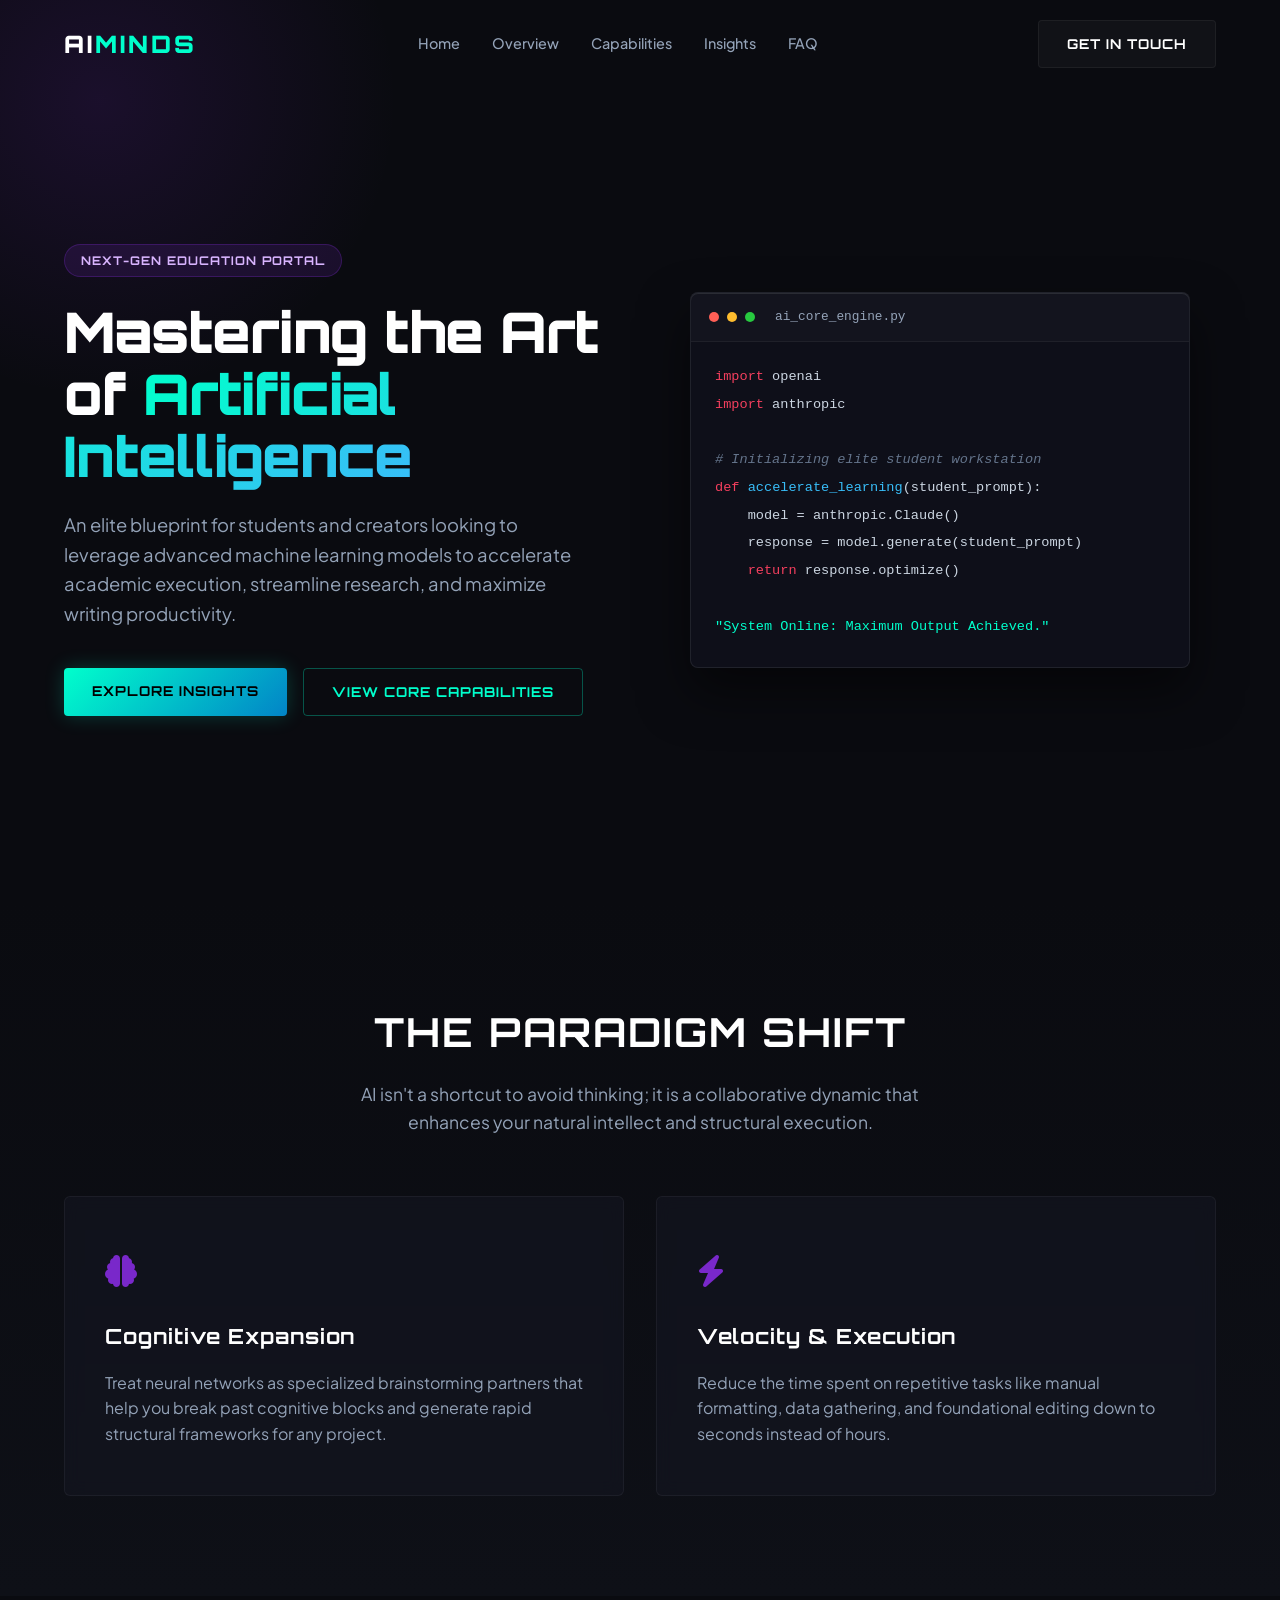
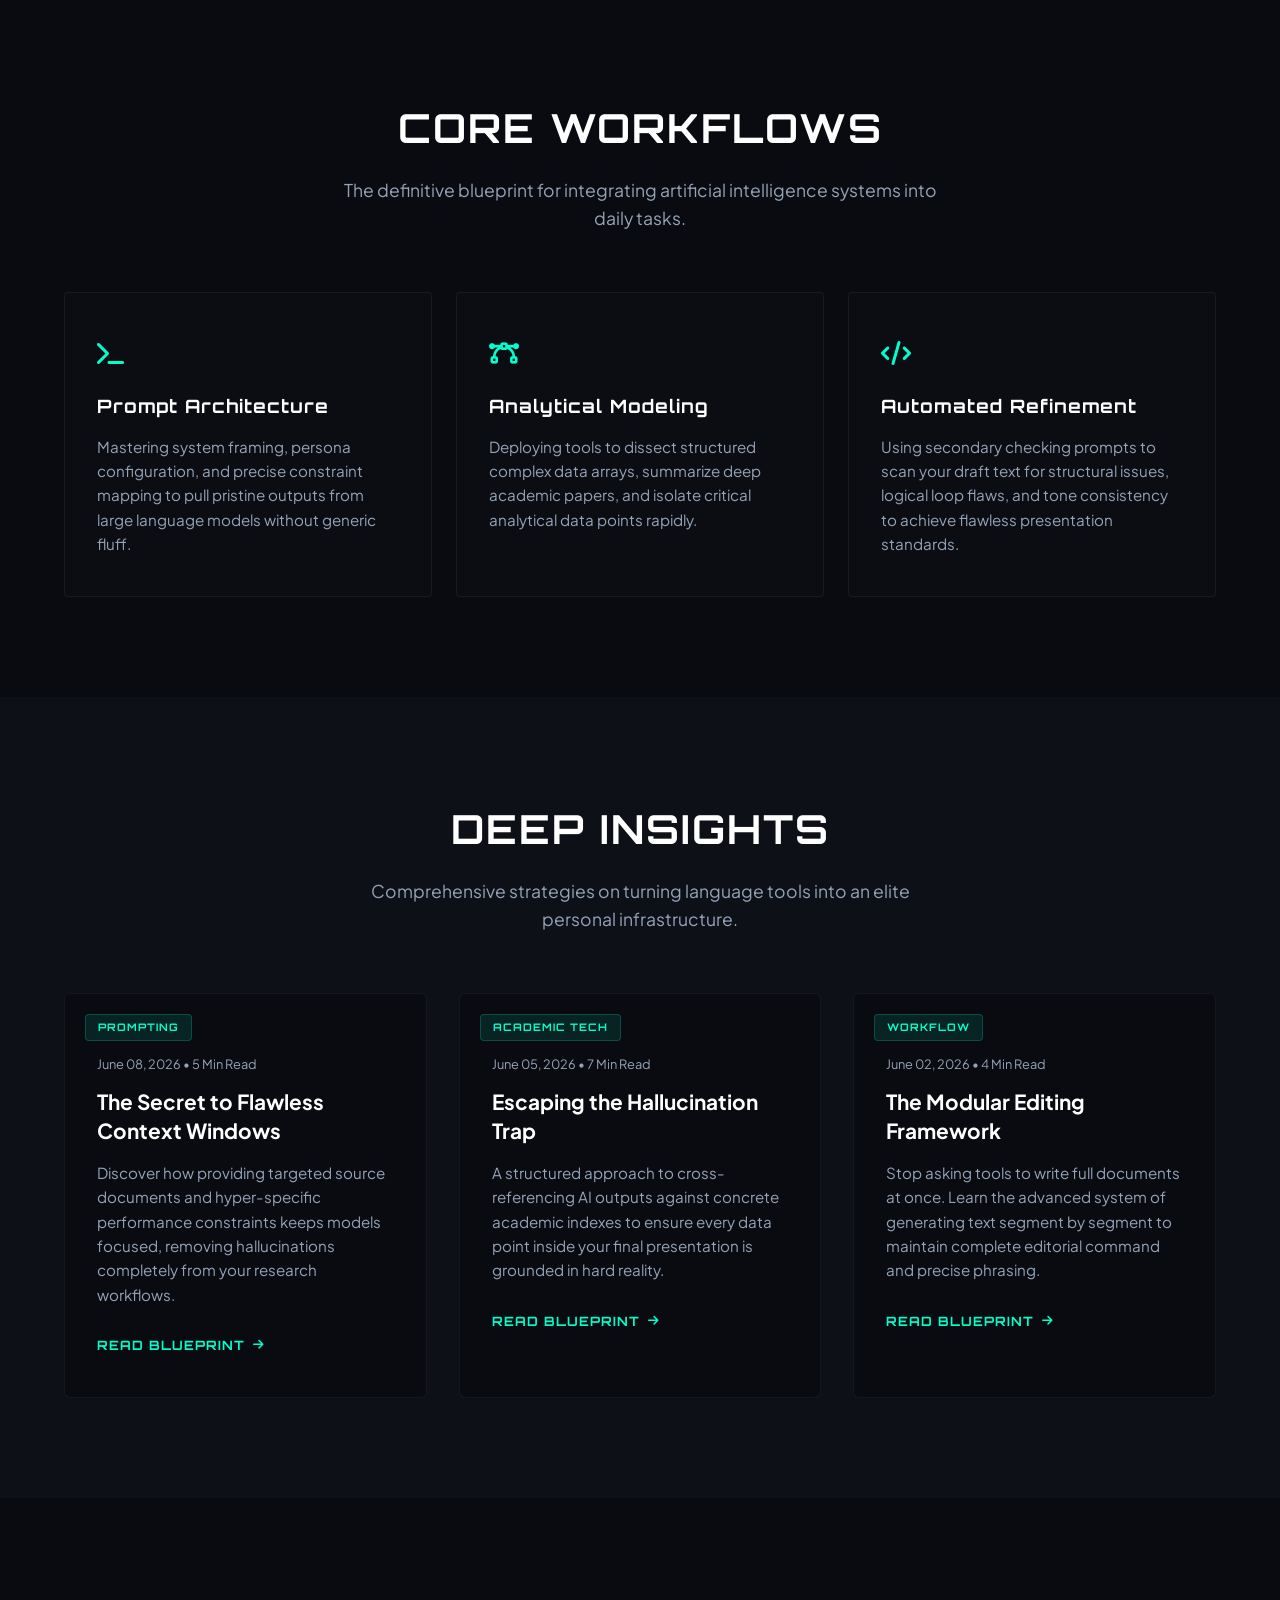
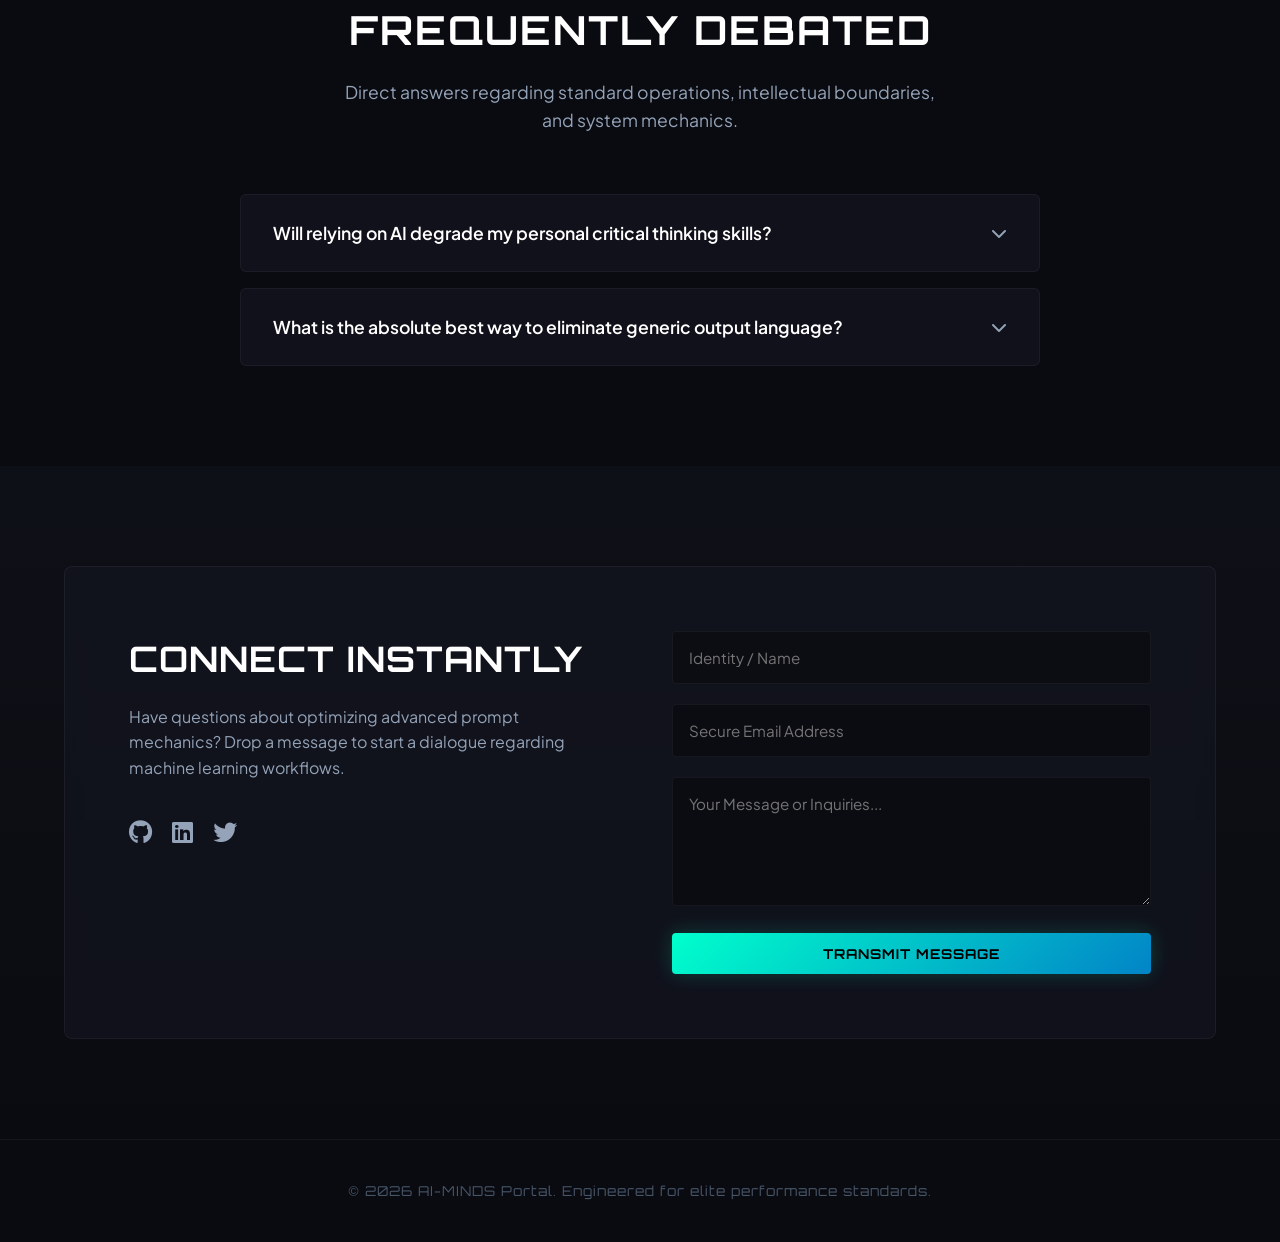
<file: index.html>
<!DOCTYPE html>
<html lang="en">
<head>
    <meta charset="UTF-8">
    <meta name="viewport" content="width=device-width, initial-scale=1.0">
    <title>AI-Minds | The Future of Learning</title>
    <!-- Google Fonts for Premium Typography -->
    <link rel="preconnect" href="https://fonts.googleapis.com">
    <link rel="preconnect" href="https://fonts.gstatic.com" crossorigin>
    <link href="https://fonts.googleapis.com/css2?family=Orbitron:wght@400;700;900&family=Plus+Jakarta+Sans:wght@300;400;500;700&display=swap" rel="stylesheet">
    <!-- FontAwesome for Premium Icons -->
    <link rel="stylesheet" href="https://cdnjs.cloudflare.com/ajax/libs/font-awesome/6.4.0/css/all.min.css">
    <link rel="stylesheet" href="style.css">
</head>
<body>

    <!-- 1. NAVIGATION BAR -->
    <header class="navbar">
        <div class="nav-container">
            <a href="#" class="logo">AI<span>MINDS</span></a>
            <nav class="nav-menu">
                <a href="#home" class="nav-link">Home</a>
                <a href="#about" class="nav-link">Overview</a>
                <a href="#features" class="nav-link">Capabilities</a>
                <a href="#blog" class="nav-link">Insights</a>
                <a href="#faq" class="nav-link">FAQ</a>
            </nav>
            <div class="nav-actions">
                <a href="#contact" class="btn btn-secondary">Get In Touch</a>
            </div>
        </div>
    </header>

    <!-- 2. HERO SECTION -->
    <section id="home" class="hero-section">
        <div class="hero-container">
            <div class="hero-content">
                <div class="badge">Next-Gen Education Portal</div>
                <h1>Mastering the Art of <span class="text-gradient">Artificial Intelligence</span></h1>
                <p>An elite blueprint for students and creators looking to leverage advanced machine learning models to accelerate academic execution, streamline research, and maximize writing productivity.</p>
                <div class="hero-buttons">
                    <a href="#blog" class="btn btn-primary">Explore Insights</a>
                    <a href="#features" class="btn btn-outline">View Core Capabilities</a>
                </div>
            </div>
            <div class="hero-visual">
                <div class="mockup-window">
                    <div class="mockup-header">
                        <span class="dot red"></span>
                        <span class="dot yellow"></span>
                        <span class="dot green"></span>
                        <div class="mockup-title">ai_core_engine.py</div>
                    </div>
                    <div class="mockup-body">
                        <p class="code-line"><span class="code-keyword">import</span> openai</p>
                        <p class="code-line"><span class="code-keyword">import</span> anthropic</p>
                        <p class="code-line"><br></p>
                        <p class="code-line"><span class="code-comment"># Initializing elite student workstation</span></p>
                        <p class="code-line"><span class="code-keyword">def</span> <span class="code-func">accelerate_learning</span>(student_prompt):</p>
                        <p class="code-line">&nbsp;&nbsp;&nbsp;&nbsp;model = anthropic.Claude()</p>
                        <p class="code-line">&nbsp;&nbsp;&nbsp;&nbsp;response = model.generate(student_prompt)</p>
                        <p class="code-line">&nbsp;&nbsp;&nbsp;&nbsp;<span class="code-keyword">return</span> response.optimize()</p>
                        <p class="code-line"><br></p>
                        <p class="code-line"><span class="code-string">"System Online: Maximum Output Achieved."</span></p>
                    </div>
                </div>
            </div>
        </div>
    </section>

    <!-- 3. ABOUT / OVERVIEW SECTION -->
    <section id="about" class="about-section">
        <div class="section-container">
            <div class="section-header">
                <h2>The Paradigm Shift</h2>
                <p>AI isn't a shortcut to avoid thinking; it is a collaborative dynamic that enhances your natural intellect and structural execution.</p>
            </div>
            <div class="about-grid">
                <div class="about-card">
                    <div class="about-icon"><i class="fa-solid fa-brain"></i></div>
                    <h3>Cognitive Expansion</h3>
                    <p>Treat neural networks as specialized brainstorming partners that help you break past cognitive blocks and generate rapid structural frameworks for any project.</p>
                </div>
                <div class="about-card">
                    <div class="about-icon"><i class="fa-solid fa-bolt"></i></div>
                    <h3>Velocity & Execution</h3>
                    <p>Reduce the time spent on repetitive tasks like manual formatting, data gathering, and foundational editing down to seconds instead of hours.</p>
                </div>
            </div>
        </div>
    </section>

    <!-- 4. FEATURES GRID -->
    <section id="features" class="features-section">
        <div class="section-container">
            <div class="section-header">
                <h2>Core Workflows</h2>
                <p>The definitive blueprint for integrating artificial intelligence systems into daily tasks.</p>
            </div>
            <div class="features-grid">
                <div class="feature-box">
                    <div class="feature-header-icon"><i class="fa-solid fa-terminal"></i></div>
                    <h3>Prompt Architecture</h3>
                    <p>Mastering system framing, persona configuration, and precise constraint mapping to pull pristine outputs from large language models without generic fluff.</p>
                </div>
                <div class="feature-box">
                    <div class="feature-header-icon"><i class="fa-solid fa-bezier-curve"></i></div>
                    <h3>Analytical Modeling</h3>
                    <p>Deploying tools to dissect structured complex data arrays, summarize deep academic papers, and isolate critical analytical data points rapidly.</p>
                </div>
                <div class="feature-box">
                    <div class="feature-header-icon"><i class="fa-solid fa-code"></i></div>
                    <h3>Automated Refinement</h3>
                    <p>Using secondary checking prompts to scan your draft text for structural issues, logical loop flaws, and tone consistency to achieve flawless presentation standards.</p>
                </div>
            </div>
        </div>
    </section>

    <!-- 5. BLOG SECTION -->
    <section id="blog" class="blog-section">
        <div class="section-container">
            <div class="section-header">
                <h2>Deep Insights</h2>
                <p>Comprehensive strategies on turning language tools into an elite personal infrastructure.</p>
            </div>
            <div class="blog-grid">
                <!-- Blog Post 1 -->
                <article class="blog-card">
                    <div class="blog-badge">Prompting</div>
                    <div class="blog-content">
                        <span class="blog-meta">June 08, 2026 • 5 Min Read</span>
                        <h3>The Secret to Flawless Context Windows</h3>
                        <p>Discover how providing targeted source documents and hyper-specific performance constraints keeps models focused, removing hallucinations completely from your research workflows.</p>
                        <a href="blog.html#prompting-blueprint" class="blog-link">Read Blueprint <i class="fa-solid fa-arrow-right"></i></a>
                    </div>
                </article>
                <!-- Blog Post 2 -->
                <article class="blog-card">
                    <div class="blog-badge">Academic Tech</div>
                    <div class="blog-content">
                        <span class="blog-meta">June 05, 2026 • 7 Min Read</span>
                        <h3>Escaping the Hallucination Trap</h3>
                        <p>A structured approach to cross-referencing AI outputs against concrete academic indexes to ensure every data point inside your final presentation is grounded in hard reality.</p>
                        <a href="blog.html#academic-tech" class="blog-link">Read Blueprint <i class="fa-solid fa-arrow-right"></i></a>
                    </div>
                </article>
                <!-- Blog Post 3 -->
                <article class="blog-card">
                    <div class="blog-badge">Workflow</div>
                    <div class="blog-content">
                        <span class="blog-meta">June 02, 2026 • 4 Min Read</span>
                        <h3>The Modular Editing Framework</h3>
                        <p>Stop asking tools to write full documents at once. Learn the advanced system of generating text segment by segment to maintain complete editorial command and precise phrasing.</p>
                        <a href="blog.html#modular-editing" class="blog-link">Read Blueprint <i class="fa-solid fa-arrow-right"></i></a>
                    </div>
                </article>
            </div>
        </div>
    </section>

    <!-- 6. FAQ SECTION -->
    <section id="faq" class="faq-section">
        <div class="section-container">
            <div class="section-header">
                <h2>Frequently Debated</h2>
                <p>Direct answers regarding standard operations, intellectual boundaries, and system mechanics.</p>
            </div>
            <div class="faq-list">
                <div class="faq-item">
                    <div class="faq-question">
                        <h3>Will relying on AI degrade my personal critical thinking skills?</h3>
                        <i class="fa-solid fa-chevron-down faq-toggle"></i>
                    </div>
                    <div class="faq-answer">
                        <p>Only if you let it generate your conclusions. When used correctly as an structural architecture tool or analytical sparring partner, it forces you to form deeper questions and think more critically about your edits.</p>
                    </div>
                </div>
                <div class="faq-item">
                    <div class="faq-question">
                        <h3>What is the absolute best way to eliminate generic output language?</h3>
                        <i class="fa-solid fa-chevron-down faq-toggle"></i>
                    </div>
                    <div class="faq-answer">
                        <p>Strictly forbid the model from using weak filler vocabulary, clichés, or introductory summaries. Force it to adopt a specific professional profile with explicit structural rules before it outputs any text.</p>
                    </div>
                </div>
            </div>
        </div>
    </section>

    <!-- 7. CONTACT FORM & FOOTER -->
    <section id="contact" class="contact-section">
        <div class="section-container">
            <div class="contact-box">
                <div class="contact-info">
                    <h2>Connect Instantly</h2>
                    <p>Have questions about optimizing advanced prompt mechanics? Drop a message to start a dialogue regarding machine learning workflows.</p>
                    <div class="social-icons">
                        <a href="#"><i class="fa-brands fa-github"></i></a>
                        <a href="#"><i class="fa-brands fa-linkedin"></i></a>
                        <a href="#"><i class="fa-brands fa-twitter"></i></a>
                    </div>
                </div>
                <form class="contact-form" onsubmit="event.preventDefault(); alert('Transmission Successful.');">
                    <div class="form-group">
                        <input type="text" placeholder="Identity / Name" required>
                    </div>
                    <div class="form-group">
                        <input type="email" placeholder="Secure Email Address" required>
                    </div>
                    <div class="form-group">
                        <textarea placeholder="Your Message or Inquiries..." rows="5" required></textarea>
                    </div>
                    <button type="submit" class="btn btn-primary">Transmit Message</button>
                </form>
            </div>
        </div>
    </section>

    <footer class="footer">
        <p>&copy; 2026 AI-MINDS Portal. Engineered for elite performance standards.</p>
    </footer>

    <!-- INTERACTIVE ENGINE LOGIC -->
    <script>
        // Smooth Navbar Scroll Interaction
        window.addEventListener('scroll', () => {
            const navbar = document.querySelector('.navbar');
            if (window.scrollY > 50) {
                navbar.classList.add('scrolled');
            } else {
                navbar.classList.remove('scrolled');
            }
        });

        // FAQ Smooth Accordion Mechanics
        document.querySelectorAll('.faq-item').forEach(item => {
            const question = item.querySelector('.faq-question');
            question.addEventListener('click', () => {
                const isOpen = item.classList.contains('active');
                
                // Close all open items first for a premium single-toggle feel
                document.querySelectorAll('.faq-item').forEach(el => el.classList.remove('active'));
                
                if (!isOpen) {
                    item.classList.add('active');
                }
            });
        });
    </script>

</body>
</html>
</file>
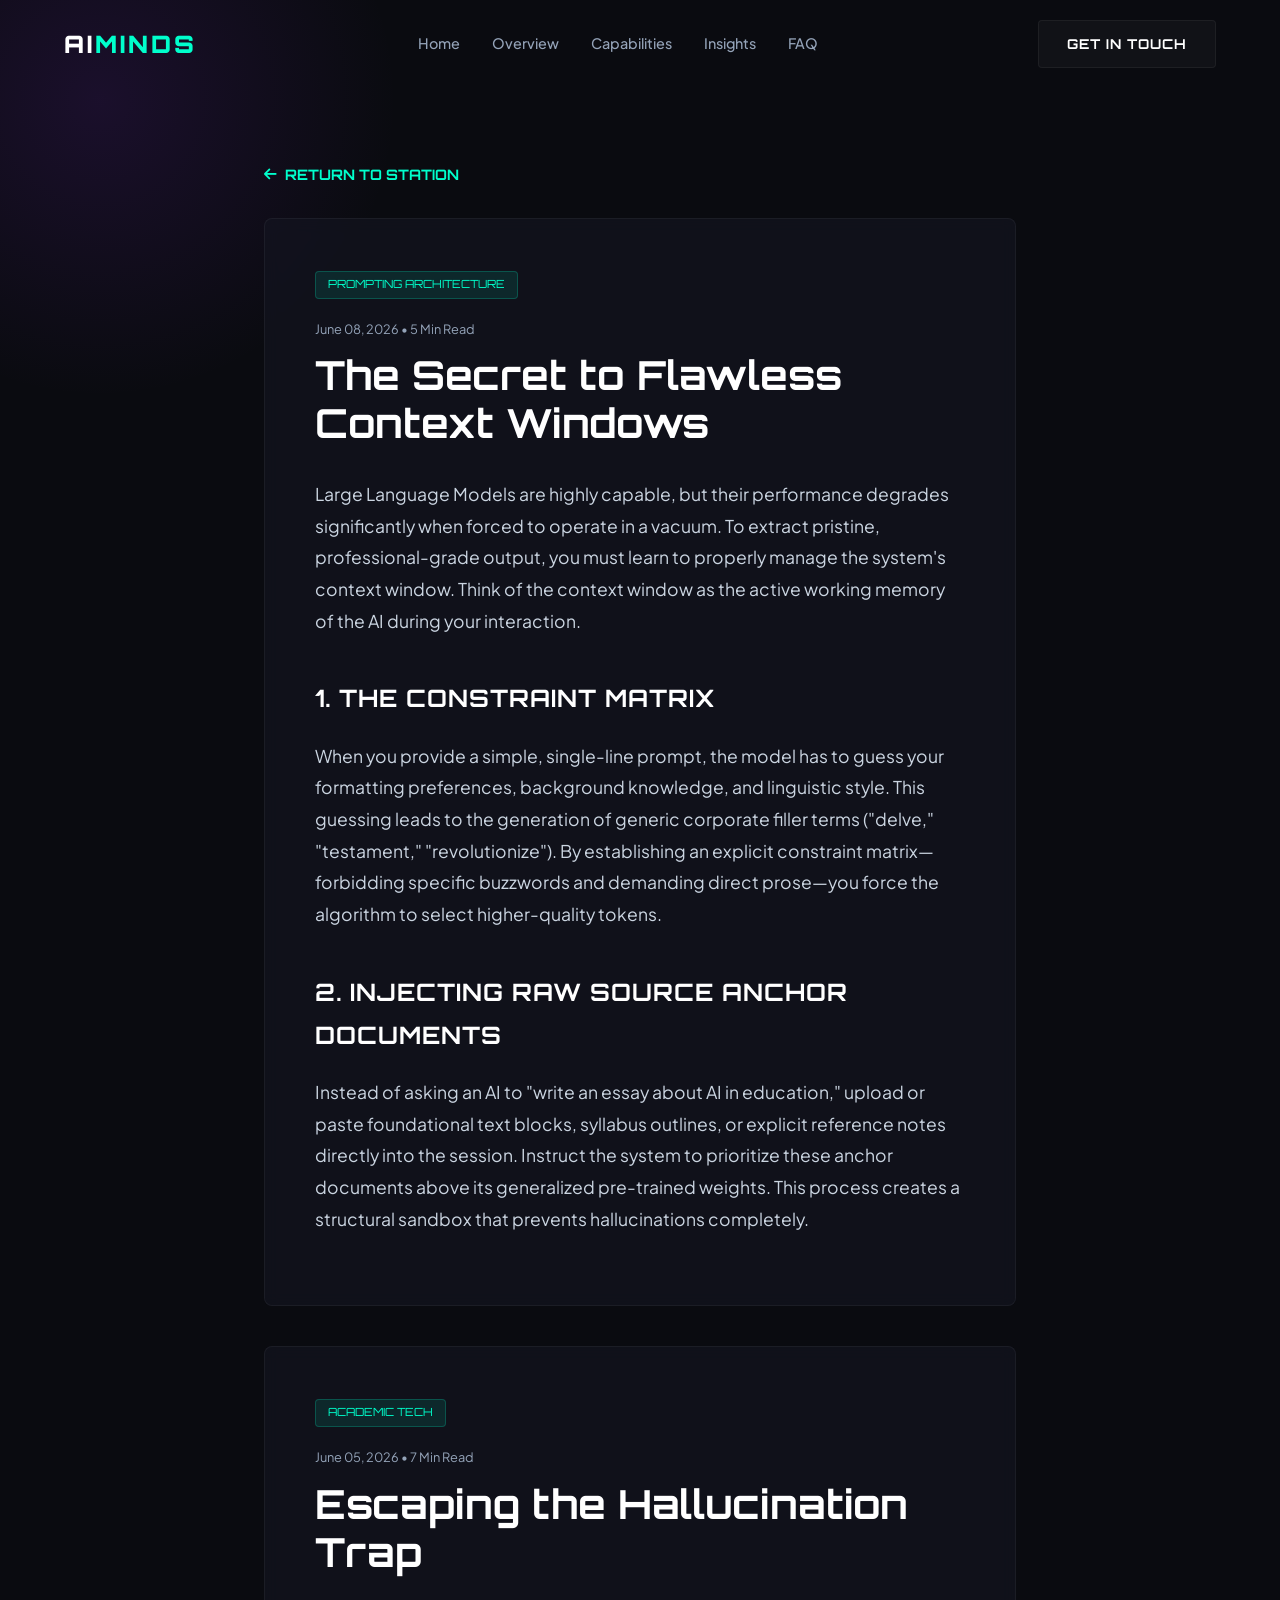
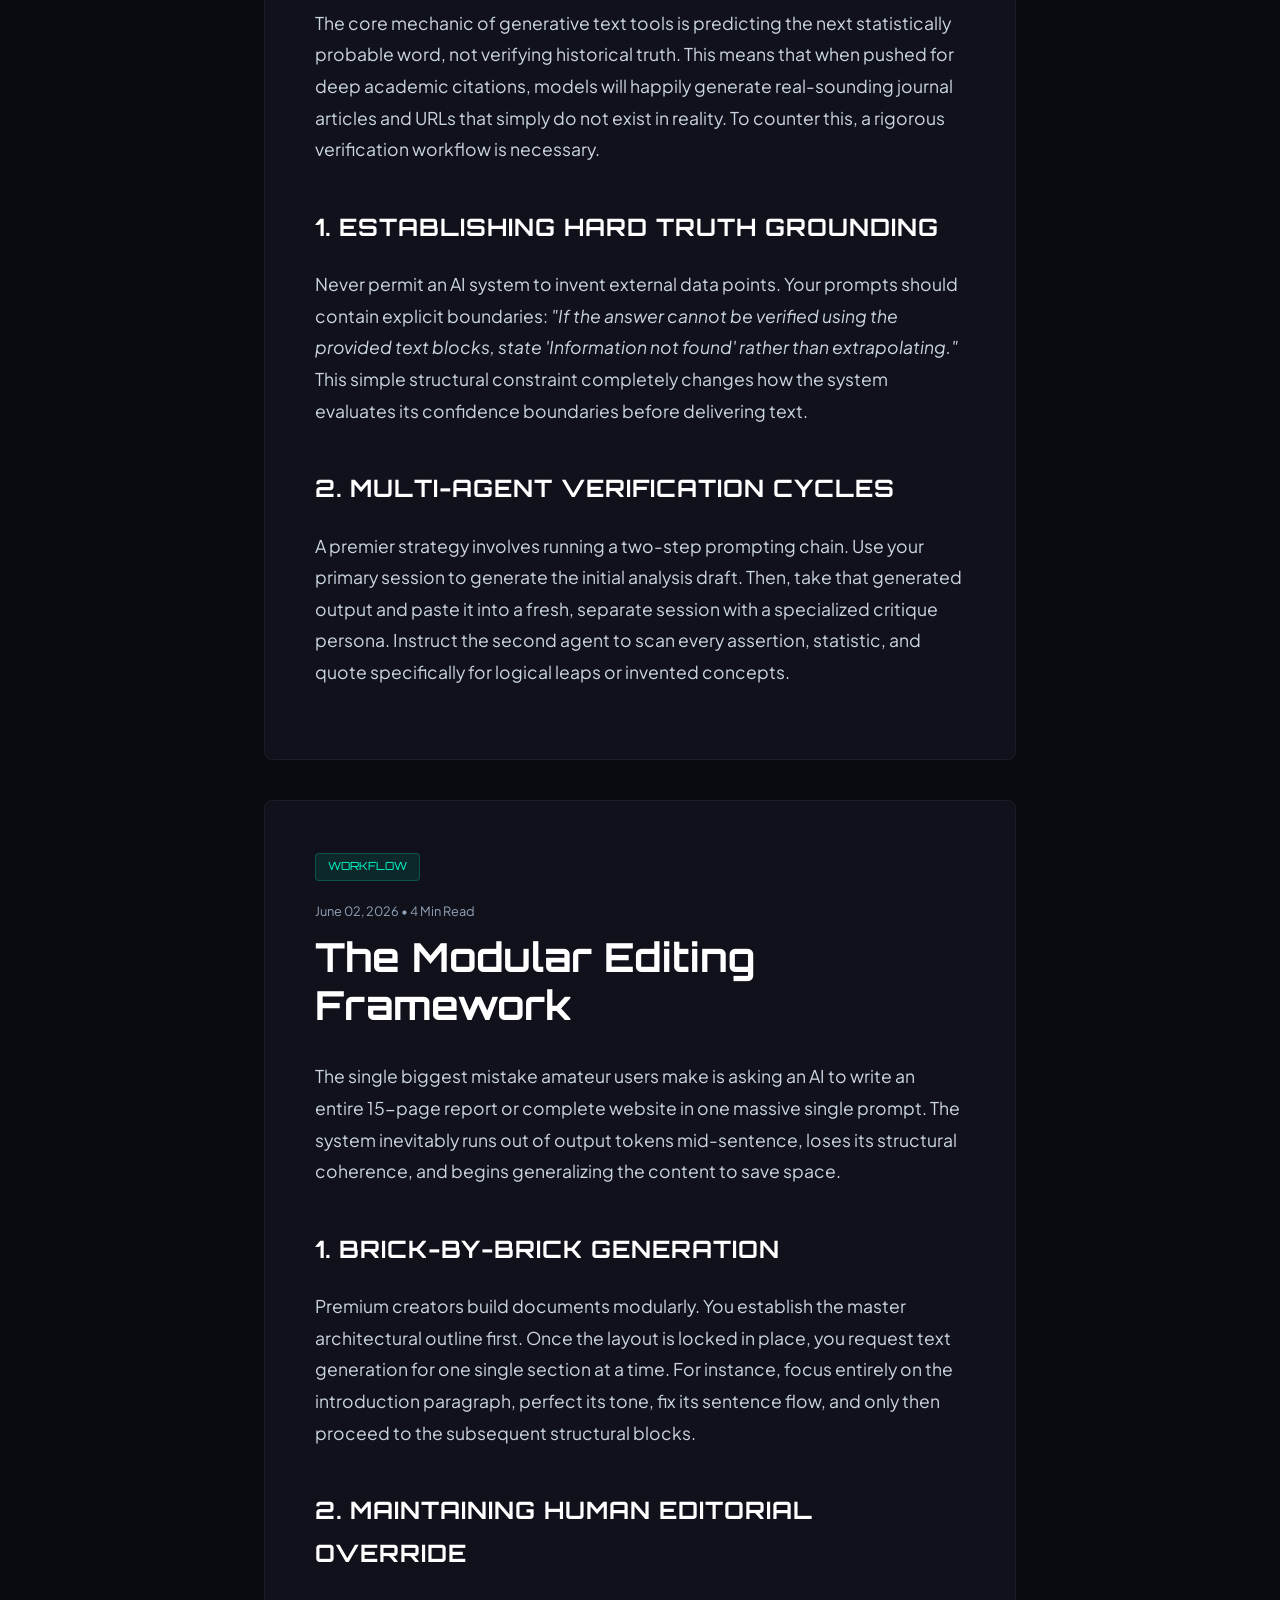
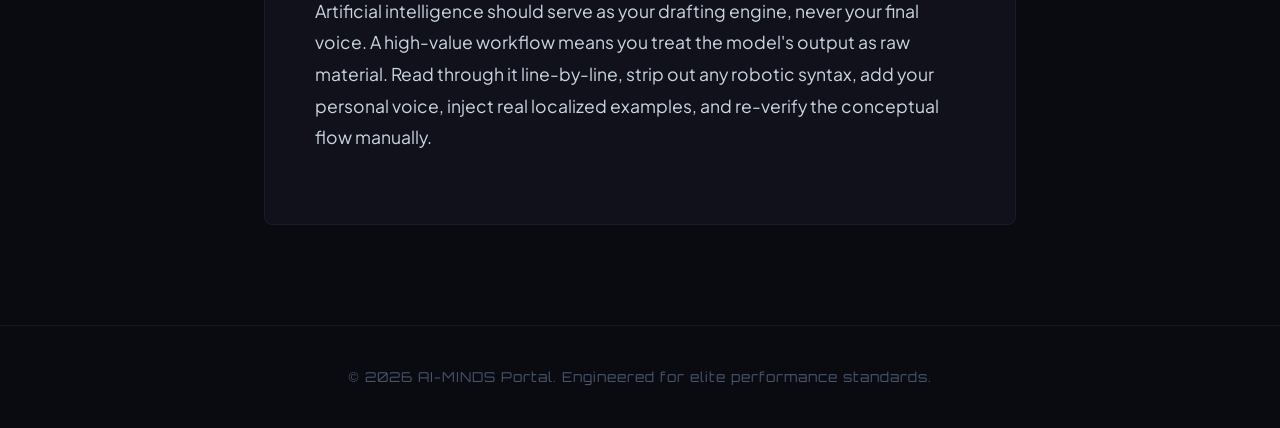
<file: blog.html>
<!DOCTYPE html>
<html lang="en">
<head>
    <meta charset="UTF-8">
    <meta name="viewport" content="width=device-width, initial-scale=1.0">
    <title>AI-Minds | Deep Insights & Blueprints</title>
    <link rel="preconnect" href="https://fonts.googleapis.com">
    <link rel="preconnect" href="https://fonts.gstatic.com" crossorigin>
    <link href="https://fonts.googleapis.com/css2?family=Orbitron:wght@400;700;900&family=Plus+Jakarta+Sans:wght=300;400;500;700&display=swap" rel="stylesheet">
    <link rel="stylesheet" href="https://cdnjs.cloudflare.com/ajax/libs/font-awesome/6.4.0/css/all.min.css">
    <link rel="stylesheet" href="style.css">
    <style>
        /* Specific enhancements for standalone reading experience */
        .article-container { max-width: 800px; margin: 160px auto 100px auto; padding: 0 24px; }
        .back-link { font-family: var(--font-heading); color: var(--accent-neon); text-decoration: none; display: inline-flex; align-items: center; gap: 8px; font-weight: 700; margin-bottom: 32px; font-size: 0.9rem; text-transform: uppercase; }
        .main-article { background: var(--bg-card); border: 1px solid var(--border-glass); padding: 50px; border-radius: 8px; backdrop-filter: blur(8px); margin-bottom: 40px; }
        .main-article h1 { font-family: var(--font-heading); font-size: 2.5rem; margin-bottom: 16px; line-height: 1.2; }
        .article-body { margin-top: 32px; color: #cbd5e1; font-size: 1.1rem; line-height: 1.8; }
        .article-body h2 { font-family: var(--font-heading); font-size: 1.5rem; margin: 40px 0 20px 0; color: var(--text-primary); text-transform: uppercase; letter-spacing: 1px; }
        .article-body p { margin-bottom: 20px; }
        .inner-badge { display: inline-block; padding: 4px 12px; background: rgba(0, 255, 204, 0.1); color: var(--accent-neon); border: 1px solid rgba(0, 255, 204, 0.2); border-radius: 4px; font-family: var(--font-heading); font-size: 0.7rem; margin-bottom: 20px; text-transform: uppercase; }
        @media (max-width: 768px) { .main-article { padding: 24px; } .main-article h1 { font-size: 1.8rem; } }
    </style>
</head>
<body>

    <!-- NAVBAR -->
    <header class="navbar">
        <div class="nav-container">
            <a href="index.html" class="logo">AI<span>MINDS</span></a>
            <nav class="nav-menu">
                <a href="index.html#home" class="nav-link">Home</a>
                <a href="index.html#about" class="nav-link">Overview</a>
                <a href="index.html#features" class="nav-link">Capabilities</a>
                <a href="index.html#blog" class="nav-link">Insights</a>
                <a href="index.html#faq" class="nav-link">FAQ</a>
            </nav>
            <div class="nav-actions">
                <a href="index.html#contact" class="btn btn-secondary">Get In Touch</a>
            </div>
        </div>
    </header>

    <!-- MAIN READING CONTAINER -->
    <div class="article-container">
        <a href="index.html#blog" class="back-link"><i class="fa-solid fa-arrow-left"></i> Return to Station</a>

        <!-- ARTICLE 1 -->
        <article id="prompting-blueprint" class="main-article">
            <div class="inner-badge">Prompting Architecture</div>
            <span class="blog-meta">June 08, 2026 • 5 Min Read</span>
            <h1>The Secret to Flawless Context Windows</h1>
            <div class="article-body">
                <p>Large Language Models are highly capable, but their performance degrades significantly when forced to operate in a vacuum. To extract pristine, professional-grade output, you must learn to properly manage the system's context window. Think of the context window as the active working memory of the AI during your interaction.</p>
                
                <h2>1. The Constraint Matrix</h2>
                <p>When you provide a simple, single-line prompt, the model has to guess your formatting preferences, background knowledge, and linguistic style. This guessing leads to the generation of generic corporate filler terms ("delve," "testament," "revolutionize"). By establishing an explicit constraint matrix—forbidding specific buzzwords and demanding direct prose—you force the algorithm to select higher-quality tokens.</p>

                <h2>2. Injecting Raw Source Anchor Documents</h2>
                <p>Instead of asking an AI to "write an essay about AI in education," upload or paste foundational text blocks, syllabus outlines, or explicit reference notes directly into the session. Instruct the system to prioritize these anchor documents above its generalized pre-trained weights. This process creates a structural sandbox that prevents hallucinations completely.</p>
            </div>
        </article>

        <!-- ARTICLE 2 -->
        <article id="academic-tech" class="main-article">
            <div class="inner-badge">Academic Tech</div>
            <span class="blog-meta">June 05, 2026 • 7 Min Read</span>
            <h1>Escaping the Hallucination Trap</h1>
            <div class="article-body">
                <p>The core mechanic of generative text tools is predicting the next statistically probable word, not verifying historical truth. This means that when pushed for deep academic citations, models will happily generate real-sounding journal articles and URLs that simply do not exist in reality. To counter this, a rigorous verification workflow is necessary.</p>
                
                <h2>1. Establishing Hard Truth Grounding</h2>
                <p>Never permit an AI system to invent external data points. Your prompts should contain explicit boundaries: <em>"If the answer cannot be verified using the provided text blocks, state 'Information not found' rather than extrapolating."</em> This simple structural constraint completely changes how the system evaluates its confidence boundaries before delivering text.</p>

                <h2>2. Multi-Agent Verification Cycles</h2>
                <p>A premier strategy involves running a two-step prompting chain. Use your primary session to generate the initial analysis draft. Then, take that generated output and paste it into a fresh, separate session with a specialized critique persona. Instruct the second agent to scan every assertion, statistic, and quote specifically for logical leaps or invented concepts.</p>
            </div>
        </article>

        <!-- ARTICLE 3 -->
        <article id="modular-editing" class="main-article">
            <div class="inner-badge">Workflow</div>
            <span class="blog-meta">June 02, 2026 • 4 Min Read</span>
            <h1>The Modular Editing Framework</h1>
            <div class="article-body">
                <p>The single biggest mistake amateur users make is asking an AI to write an entire 15-page report or complete website in one massive single prompt. The system inevitably runs out of output tokens mid-sentence, loses its structural coherence, and begins generalizing the content to save space.</p>
                
                <h2>1. Brick-by-Brick Generation</h2>
                <p>Premium creators build documents modularly. You establish the master architectural outline first. Once the layout is locked in place, you request text generation for one single section at a time. For instance, focus entirely on the introduction paragraph, perfect its tone, fix its sentence flow, and only then proceed to the subsequent structural blocks.</p>

                <h2>2. Maintaining Human Editorial Override</h2>
                <p>Artificial intelligence should serve as your drafting engine, never your final voice. A high-value workflow means you treat the model's output as raw material. Read through it line-by-line, strip out any robotic syntax, add your personal voice, inject real localized examples, and re-verify the conceptual flow manually.</p>
            </div>
        </article>
    </div>

    <!-- FOOTER -->
    <footer class="footer">
        <p>&copy; 2026 AI-MINDS Portal. Engineered for elite performance standards.</p>
    </footer>

</body>
</html>
</file>
<file: style.css>
/* ==========================================================================
   1. SYSTEM DESIGN VARIABLES & RESET
   ========================================================================== */
:root {
    --bg-main: #0a0b10;
    --bg-card: rgba(20, 22, 34, 0.6);
    --bg-nav: rgba(10, 11, 16, 0.85);
    --accent-neon: #00ffcc;
    --accent-purple: #7928ca;
    --text-primary: #ffffff;
    --text-secondary: #94a3b8;
    --font-heading: 'Orbitron', sans-serif;
    --font-body: 'Plus Jakarta Sans', sans-serif;
    --border-glass: rgba(255, 255, 255, 0.05);
    --glow: 0 0 20px rgba(0, 255, 204, 0.2);
    --transition-smooth: all 0.4s cubic-bezier(0.16, 1, 0.3, 1);
}

* {
    margin: 0;
    padding: 0;
    box-sizing: border-box;
    scroll-behavior: smooth;
}

body {
    background-color: var(--bg-main);
    color: var(--text-primary);
    font-family: var(--font-body);
    line-height: 1.6;
    overflow-x: hidden;
}

/* Background ambient light artifacts */
body::before {
    content: '';
    position: absolute;
    width: 600px;
    height: 600px;
    background: radial-gradient(circle, rgba(121, 40, 202, 0.15) 0%, rgba(0,0,0,0) 70%);
    top: -200px;
    left: -200px;
    z-index: -1;
}

/* ==========================================================================
   2. REUSABLE COMPONENTS & UTILITIES
   ========================================================================== */
.section-container {
    max-width: 1200px;
    margin: 0 auto;
    padding: 100px 24px;
}

.section-header {
    text-align: center;
    margin-bottom: 60px;
}

.section-header h2 {
    font-family: var(--font-heading);
    font-size: 2.5rem;
    font-weight: 700;
    letter-spacing: 2px;
    text-transform: uppercase;
    margin-bottom: 16px;
    color: var(--text-primary);
}

.section-header p {
    color: var(--text-secondary);
    font-size: 1.1rem;
    max-width: 600px;
    margin: 0 auto;
}

.text-gradient {
    background: linear-gradient(135deg, var(--accent-neon) 0%, #38bdf8 100%);
    -webkit-background-clip: text;
    -webkit-text-fill-color: transparent;
}

/* Premium Buttons */
.btn {
    display: inline-block;
    padding: 12px 28px;
    font-family: var(--font-heading);
    font-size: 0.85rem;
    font-weight: 700;
    letter-spacing: 1px;
    text-transform: uppercase;
    text-decoration: none;
    border-radius: 4px;
    transition: var(--transition-smooth);
    cursor: pointer;
}

.btn-primary {
    background: linear-gradient(135deg, var(--accent-neon) 0%, #0284c7 100%);
    color: #000000;
    box-shadow: var(--glow);
    border: none;
}

.btn-primary:hover {
    transform: translateY(-2px);
    box-shadow: 0 0 30px rgba(0, 255, 204, 0.4);
}

.btn-secondary {
    background: rgba(255, 255, 255, 0.03);
    color: var(--text-primary);
    border: 1px solid var(--border-glass);
}

.btn-secondary:hover {
    background: var(--text-primary);
    color: #000000;
}

.btn-outline {
    background: transparent;
    color: var(--accent-neon);
    border: 1px solid rgba(0, 255, 204, 0.3);
}

.btn-outline:hover {
    background: rgba(0, 255, 204, 0.05);
    border-color: var(--accent-neon);
    box-shadow: var(--glow);
}

/* ==========================================================================
   3. NAVIGATION BAR
   ========================================================================== */
.navbar {
    position: fixed;
    top: 0;
    left: 0;
    width: 100%;
    background-color: transparent;
    border-bottom: 1px solid transparent;
    z-index: 1000;
    transition: var(--transition-smooth);
}

.navbar.scrolled {
    background-color: var(--bg-nav);
    backdrop-filter: blur(12px);
    -webkit-backdrop-filter: blur(12px);
    border-bottom: 1px solid var(--border-glass);
    box-shadow: 0 10px 30px rgba(0, 0, 0, 0.3);
}

.nav-container {
    max-width: 1200px;
    margin: 0 auto;
    padding: 20px 24px;
    display: flex;
    justify-content: space-between;
    align-items: center;
}

.logo {
    font-family: var(--font-heading);
    font-size: 1.5rem;
    font-weight: 900;
    color: var(--text-primary);
    text-decoration: none;
    letter-spacing: 3px;
}

.logo span {
    color: var(--accent-neon);
}

.nav-menu {
    display: flex;
    gap: 32px;
}

.nav-link {
    font-family: var(--font-body);
    font-size: 0.9rem;
    font-weight: 500;
    color: var(--text-secondary);
    text-decoration: none;
    transition: var(--transition-smooth);
}

.nav-link:hover {
    color: var(--accent-neon);
}

/* ==========================================================================
   4. HERO SECTION
   ========================================================================== */
.hero-section {
    padding-top: 160px;
    padding-bottom: 100px;
    min-height: 100vh;
    display: flex;
    align-items: center;
}

.hero-container {
    max-width: 1200px;
    margin: 0 auto;
    padding: 0 24px;
    display: grid;
    grid-template-columns: 1fr 1fr;
    gap: 48px;
    align-items: center;
}

.badge {
    display: inline-block;
    padding: 6px 16px;
    background: rgba(121, 40, 202, 0.15);
    border: 1px solid rgba(121, 40, 202, 0.3);
    color: #d8b4fe;
    font-family: var(--font-heading);
    font-size: 0.75rem;
    font-weight: 700;
    letter-spacing: 1px;
    text-transform: uppercase;
    border-radius: 50px;
    margin-bottom: 24px;
}

.hero-content h1 {
    font-family: var(--font-heading);
    font-size: 3.5rem;
    font-weight: 900;
    line-height: 1.1;
    letter-spacing: -1px;
    margin-bottom: 24px;
}

.hero-content p {
    color: var(--text-secondary);
    font-size: 1.15rem;
    margin-bottom: 40px;
    max-width: 520px;
}

.hero-buttons {
    display: flex;
    gap: 16px;
}

/* Mockup Windows */
.hero-visual {
    display: flex;
    justify-content: center;
}

.mockup-window {
    width: 100%;
    max-width: 500px;
    background: rgba(15, 17, 28, 0.8);
    border: 1px solid rgba(255, 255, 255, 0.08);
    border-radius: 8px;
    box-shadow: 0 24px 50px rgba(0, 0, 0, 0.5), inset 0 1px 0 rgba(255,255,255,0.1);
    overflow: hidden;
}

.mockup-header {
    background: rgba(255, 255, 255, 0.02);
    padding: 14px 18px;
    border-bottom: 1px solid rgba(255, 255, 255, 0.05);
    display: flex;
    align-items: center;
    gap: 8px;
}

.dot {
    width: 10px;
    height: 10px;
    border-radius: 50%;
    display: inline-block;
}

.dot.red { background: #ff5f56; }
.dot.yellow { background: #ffbd2e; }
.dot.green { background: #27c93f; }

.mockup-title {
    font-family: monospace;
    font-size: 0.8rem;
    color: var(--text-secondary);
    margin-left: 12px;
}

.mockup-body {
    padding: 24px;
    font-family: 'Courier New', Courier, monospace;
    font-size: 0.85rem;
    color: #cbd5e1;
}

.code-line {
    margin-bottom: 6px;
}

.code-keyword { color: #f43f5e; }
.code-func { color: #38bdf8; }
.code-comment { color: #64748b; font-style: italic; }
.code-string { color: var(--accent-neon); }

/* ==========================================================================
   5. ABOUT / OVERVIEW SECTION
   ========================================================================= */
.about-section {
    background: linear-gradient(180deg, var(--bg-main) 0%, #0e1017 100%);
}

.about-grid {
    display: grid;
    grid-template-columns: 1fr 1fr;
    gap: 32px;
}

.about-card {
    background: var(--bg-card);
    border: 1px solid var(--border-glass);
    padding: 48px 40px;
    border-radius: 6px;
    backdrop-filter: blur(8px);
    -webkit-backdrop-filter: blur(8px);
    transition: var(--transition-smooth);
}

.about-card:hover {
    transform: translateY(-5px);
    border-color: rgba(121, 40, 202, 0.3);
    box-shadow: 0 20px 40px rgba(0,0,0,0.3);
}

.about-icon {
    font-size: 2rem;
    color: var(--accent-purple);
    margin-bottom: 24px;
}

.about-card h3 {
    font-family: var(--font-heading);
    font-size: 1.3rem;
    font-weight: 700;
    margin-bottom: 16px;
    letter-spacing: 1px;
}

.about-card p {
    color: var(--text-secondary);
}

/* ==========================================================================
   6. FEATURES GRID
   ========================================================================== */
.features-grid {
    display: grid;
    grid-template-columns: repeat(3, 1fr);
    gap: 24px;
}

.feature-box {
    background: rgba(255, 255, 255, 0.01);
    border: 1px solid var(--border-glass);
    padding: 40px 32px;
    border-radius: 4px;
    transition: var(--transition-smooth);
}

.feature-box:hover {
    background: rgba(255, 255, 255, 0.02);
    border-color: var(--accent-neon);
    box-shadow: var(--glow);
}

.feature-header-icon {
    font-size: 1.5rem;
    color: var(--accent-neon);
    margin-bottom: 20px;
}

.feature-box h3 {
    font-family: var(--font-heading);
    font-size: 1.15rem;
    margin-bottom: 14px;
    letter-spacing: 1px;
}

.feature-box p {
    color: var(--text-secondary);
    font-size: 0.95rem;
}

/* ==========================================================================
   7. BLOG SECTION
   ========================================================================== */
.blog-section {
    background: #0e1017;
}

.blog-grid {
    display: grid;
    grid-template-columns: repeat(3, 1fr);
    gap: 32px;
}

.blog-card {
    background: var(--bg-main);
    border: 1px solid var(--border-glass);
    border-radius: 6px;
    overflow: hidden;
    transition: var(--transition-smooth);
    position: relative;
}

.blog-card:hover {
    transform: translateY(-8px);
    border-color: var(--accent-neon);
}

.blog-badge {
    position: absolute;
    top: 20px;
    left: 20px;
    background: rgba(0, 255, 204, 0.1);
    color: var(--accent-neon);
    padding: 4px 12px;
    font-family: var(--font-heading);
    font-size: 0.65rem;
    font-weight: 700;
    letter-spacing: 1px;
    text-transform: uppercase;
    border-radius: 4px;
    border: 1px solid rgba(0, 255, 204, 0.2);
}

.blog-content {
    padding: 60px 32px 40px 32px;
}

.blog-meta {
    display: block;
    font-size: 0.8rem;
    color: var(--text-secondary);
    margin-bottom: 12px;
}

.blog-card h3 {
    font-size: 1.3rem;
    font-weight: 700;
    line-height: 1.4;
    margin-bottom: 16px;
}

.blog-card p {
    color: var(--text-secondary);
    font-size: 0.95rem;
    margin-bottom: 24px;
}

.blog-link {
    color: var(--accent-neon);
    text-decoration: none;
    font-family: var(--font-heading);
    font-size: 0.8rem;
    font-weight: 700;
    letter-spacing: 1px;
    text-transform: uppercase;
    display: inline-flex;
    align-items: center;
    gap: 8px;
    transition: var(--transition-smooth);
}

.blog-link i {
    font-size: 0.75rem;
    transition: var(--transition-smooth);
}

.blog-card:hover .blog-link i {
    transform: translateX(4px);
}

/* ==========================================================================
   8. FAQ SECTION (WITH ACCORDION MECHANICS)
   ========================================================================== */
.faq-list {
    max-width: 800px;
    margin: 0 auto;
    display: flex;
    flex-direction: column;
    gap: 16px;
}

.faq-item {
    background: var(--bg-card);
    border: 1px solid var(--border-glass);
    padding: 24px 32px;
    border-radius: 6px;
    cursor: pointer;
    transition: var(--transition-smooth);
}

.faq-question {
    display: flex;
    justify-content: space-between;
    align-items: center;
}

.faq-question h3 {
    font-size: 1.1rem;
    font-weight: 600;
    margin-bottom: 0;
}

.faq-toggle {
    color: var(--text-secondary);
    transition: var(--transition-smooth);
}

.faq-answer {
    max-height: 0;
    overflow: hidden;
    transition: max-height 0.4s cubic-bezier(0.16, 1, 0.3, 1);
}

.faq-answer p {
    color: var(--text-secondary);
    font-size: 0.95rem;
    padding-top: 16px;
}

/* Interactive States toggled via JS */
.faq-item.active {
    border-color: rgba(0, 255, 204, 0.3);
    background: rgba(20, 22, 34, 0.8);
}

.faq-item.active .faq-toggle {
    transform: rotate(180deg);
    color: var(--accent-neon);
}

.faq-item.active .faq-answer {
    max-height: 200px;
}

/* ==========================================================================
   9. CONTACT FORM & FOOTER
   ========================================================================== */
.contact-section {
    background: linear-gradient(180deg, #0e1017 0%, var(--bg-main) 100%);
}

.contact-box {
    display: grid;
    grid-template-columns: 1fr 1fr;
    gap: 64px;
    background: var(--bg-card);
    border: 1px solid var(--border-glass);
    padding: 64px;
    border-radius: 8px;
    backdrop-filter: blur(8px);
    -webkit-backdrop-filter: blur(8px);
}

.contact-info h2 {
    font-family: var(--font-heading);
    font-size: 2.2rem;
    text-transform: uppercase;
    letter-spacing: 1px;
    margin-bottom: 16px;
}

.contact-info p {
    color: var(--text-secondary);
    margin-bottom: 32px;
}

.social-icons {
    display: flex;
    gap: 20px;
}

.social-icons a {
    color: var(--text-secondary);
    font-size: 1.5rem;
    transition: var(--transition-smooth);
}

.social-icons a:hover {
    color: var(--accent-neon);
}

.contact-form {
    display: flex;
    flex-direction: column;
    gap: 20px;
}

.form-group input,
.form-group textarea {
    width: 100%;
    background: rgba(0, 0, 0, 0.3);
    border: 1px solid var(--border-glass);
    padding: 16px;
    color: var(--text-primary);
    font-family: var(--font-body);
    font-size: 0.95rem;
    border-radius: 4px;
    transition: var(--transition-smooth);
}

.form-group input:focus,
.form-group textarea:focus {
    outline: none;
    border-color: var(--accent-neon);
    background: rgba(0, 0, 0, 0.5);
}

.footer {
    text-align: center;
    padding: 40px 24px;
    border-top: 1px solid var(--border-glass);
    background: var(--bg-main);
}

.footer p {
    color: #475569;
    font-size: 0.85rem;
    font-family: var(--font-heading);
    letter-spacing: 1px;
}

/* ==========================================================================
   10. RESPONSIVE DESIGN (MOBILE ADAPTATION)
   ========================================================================== */
@media (max-width: 992px) {
    .hero-container,
    .about-grid,
    .contact-box {
        grid-template-columns: 1fr;
        gap: 40px;
    }
    .features-grid,
    .blog-grid {
        grid-template-columns: repeat(2, 1fr);
    }
    .hero-content {
        text-align: center;
    }
    .hero-content p {
        margin: 0 auto 40px auto;
    }
    .hero-buttons {
        justify-content: center;
    }
}

@media (max-width: 768px) {
    .nav-menu {
        display: none;
    }
    .features-grid,
    .blog-grid {
        grid-template-columns: 1fr;
    }
    .hero-content h1 {
        font-size: 2.5rem;
    }
    .section-header h2 {
        font-size: 2rem;
    }
    .contact-box {
        padding: 32px;
    }
}
</file>
